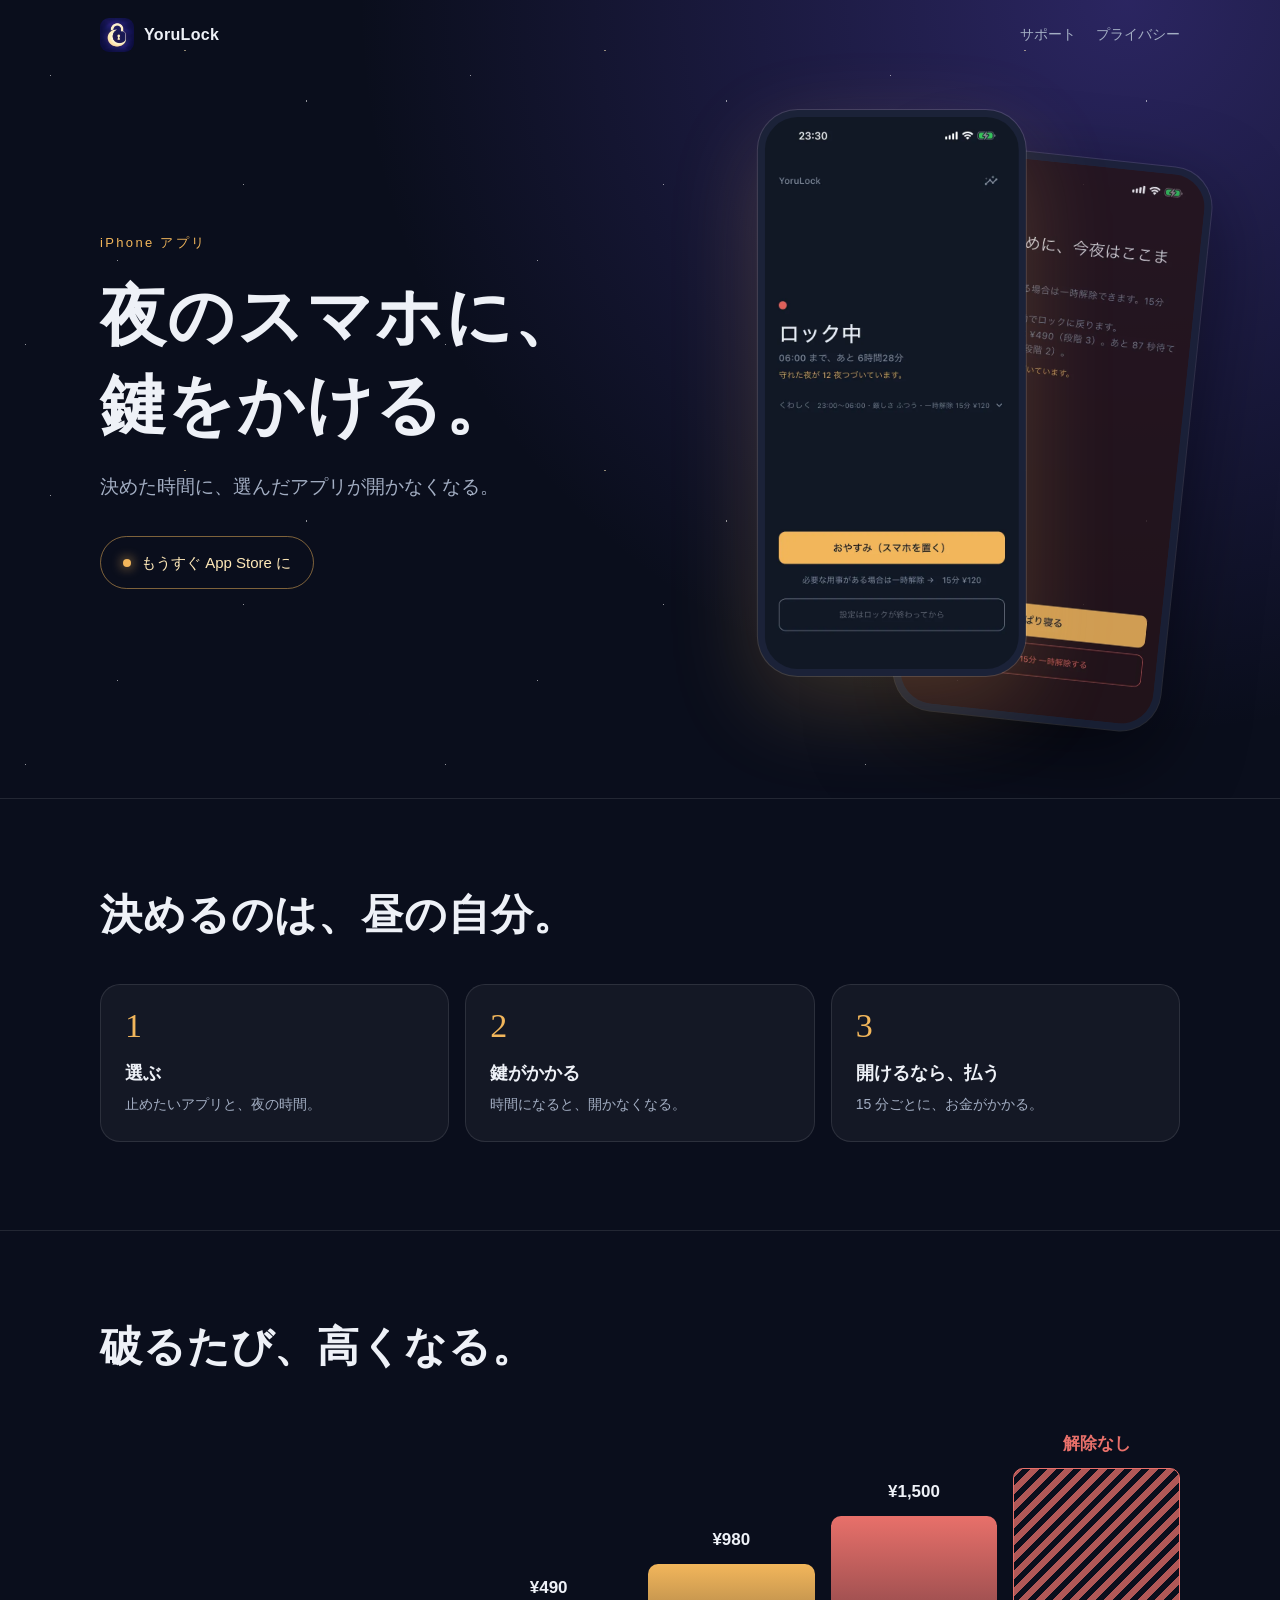
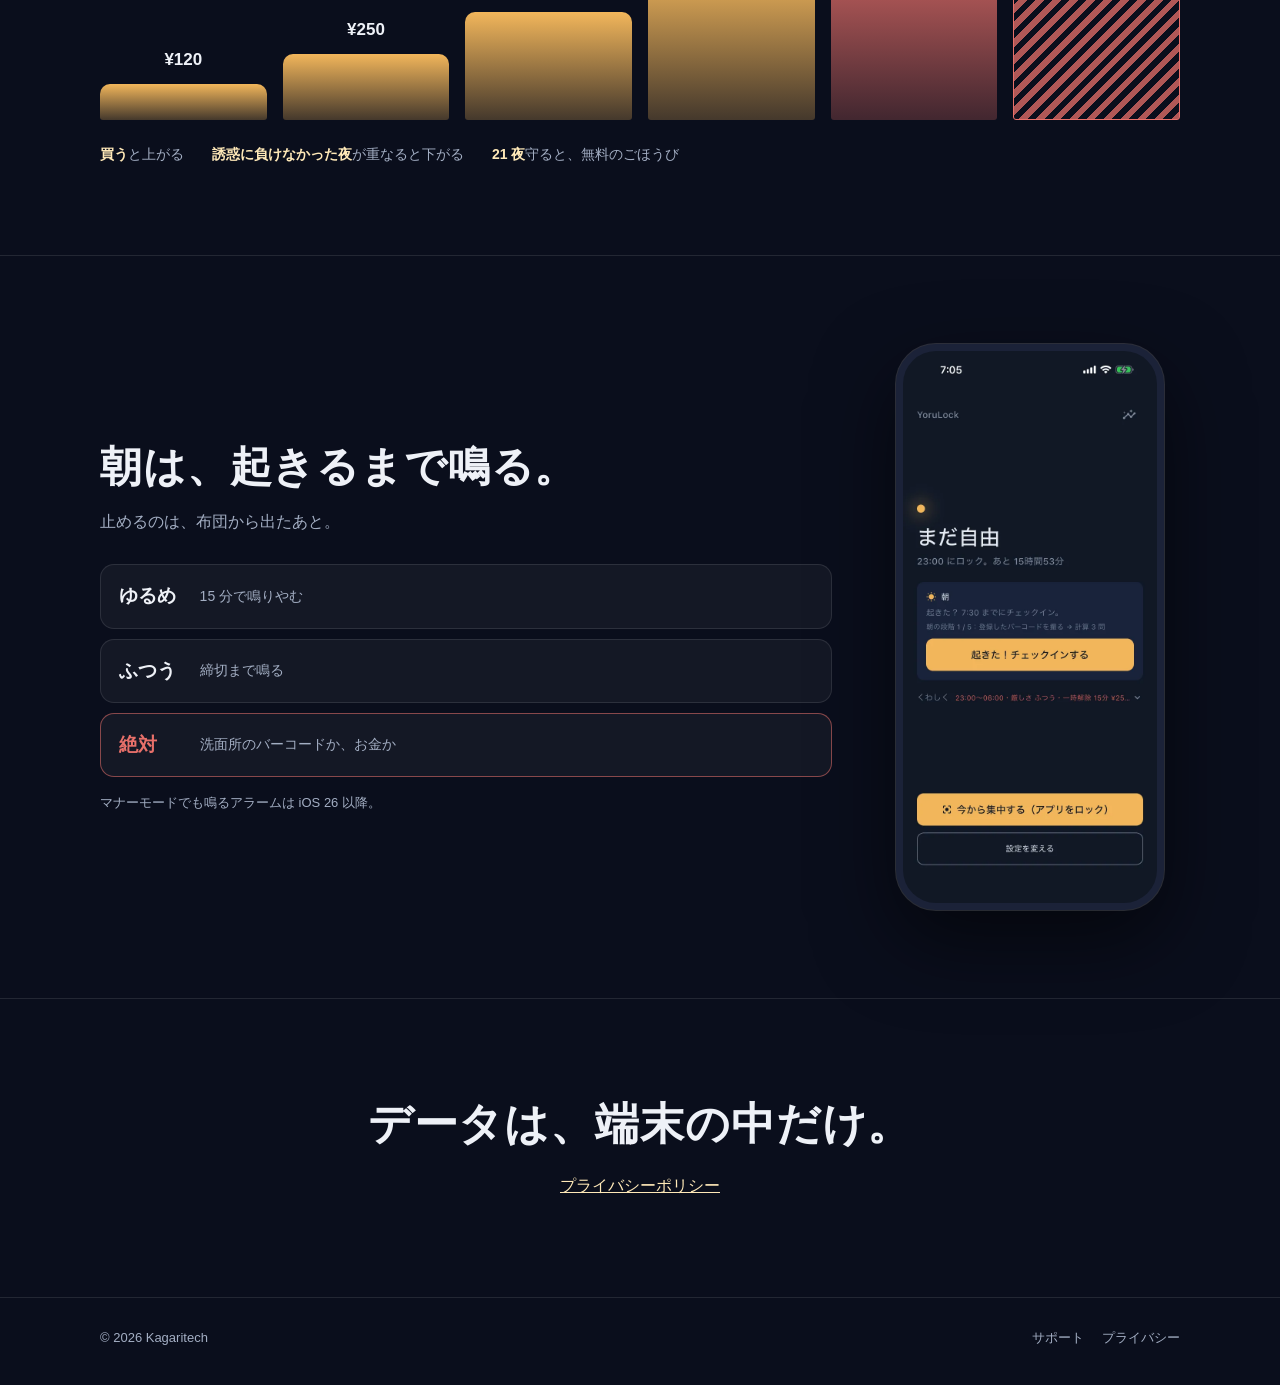
<file: index.html>
<!doctype html>
<html lang="ja">
<head>
<meta charset="utf-8">
<meta name="viewport" content="width=device-width, initial-scale=1">
<title>YoruLock | 夜のスマホに、鍵をかける。</title>
<meta name="description" content="決めた時間に、選んだアプリが開かなくなる iPhone アプリ。">
<meta property="og:title" content="YoruLock | 夜のスマホに、鍵をかける。">
<meta property="og:description" content="決めた時間に、選んだアプリが開かなくなる iPhone アプリ。">
<meta name="theme-color" content="#0a0e1c">
<link rel="icon" href="assets/icon.webp">
<link rel="apple-touch-icon" href="assets/apple-touch-icon.png">
<link rel="stylesheet" href="style.css">
</head>
<body>
<div class="sky">
  <header class="wrap nav">
    <a class="brand" href="./"><img src="assets/icon.webp" alt="" width="34" height="34">YoruLock</a>
    <nav class="links"><a href="support.html">サポート</a><a href="privacy.html">プライバシー</a></nav>
  </header>

  <main>
    <section class="wrap hero">
      <div>
        <p class="eyebrow">iPhone アプリ</p>
        <h1>夜のスマホに、<br>鍵をかける。</h1>
        <p class="lead">決めた時間に、選んだアプリが開かなくなる。</p>
        <span class="soon">もうすぐ App Store に</span>
      </div>
      <div class="phones">
        <div class="phone back"><img src="assets/unlock.webp" alt="一時解除の画面" width="660" height="1434"></div>
        <div class="phone front"><img src="assets/home_locked.webp" alt="ロック中のホーム画面" width="660" height="1434"></div>
      </div>
    </section>
  </main>
</div>

<section class="block">
  <div class="wrap">
    <h2>決めるのは、昼の自分。</h2>
    <div class="steps">
      <div class="card"><div class="step-no">1</div><h3>選ぶ</h3><p>止めたいアプリと、夜の時間。</p></div>
      <div class="card"><div class="step-no">2</div><h3>鍵がかかる</h3><p>時間になると、開かなくなる。</p></div>
      <div class="card"><div class="step-no">3</div><h3>開けるなら、払う</h3><p>15 分ごとに、お金がかかる。</p></div>
    </div>
  </div>
</section>

<section class="block">
  <div class="wrap">
    <h2>破るたび、高くなる。</h2>
    <div class="ladder" role="img" aria-label="一時解除の料金。120円、250円、490円、980円、1500円と上がり、最後は夜の一時解除がなくなる">
      <div class="bar"><b>¥120</b><i style="--h:12%"></i></div>
      <div class="bar"><b>¥250</b><i style="--h:22%"></i></div>
      <div class="bar"><b>¥490</b><i style="--h:36%"></i></div>
      <div class="bar"><b>¥980</b><i style="--h:52%"></i></div>
      <div class="bar hot"><b>¥1,500</b><i style="--h:68%"></i></div>
      <div class="bar end"><b>解除なし</b><i style="--h:84%"></i></div>
    </div>
    <div class="legend">
      <span><b>買う</b>と上がる</span>
      <span><b>誘惑に負けなかった夜</b>が重なると下がる</span>
      <span><b>21 夜</b>守ると、無料のごほうび</span>
    </div>
  </div>
</section>

<section class="block">
  <div class="wrap split">
    <div>
      <h2>朝は、起きるまで鳴る。</h2>
      <p class="sub">止めるのは、布団から出たあと。</p>
      <div class="levels">
        <div class="level"><strong>ゆるめ</strong><span>15 分で鳴りやむ</span></div>
        <div class="level"><strong>ふつう</strong><span>締切まで鳴る</span></div>
        <div class="level top"><strong>絶対</strong><span>洗面所のバーコードか、お金か</span></div>
      </div>
      <p class="note">マナーモードでも鳴るアラームは iOS 26 以降。</p>
    </div>
    <div class="phone"><img src="assets/home_morning.webp" alt="朝のチェックインの画面" width="660" height="1434" loading="lazy"></div>
  </div>
</section>

<section class="promise">
  <div class="wrap">
    <h2>データは、端末の中だけ。</h2>
    <a href="privacy.html">プライバシーポリシー</a>
  </div>
</section>

<footer>
  <div class="wrap">
    <span>© 2026 Kagaritech</span>
    <nav><a href="support.html">サポート</a><a href="privacy.html">プライバシー</a></nav>
  </div>
</footer>
</body>
</html>
</file>
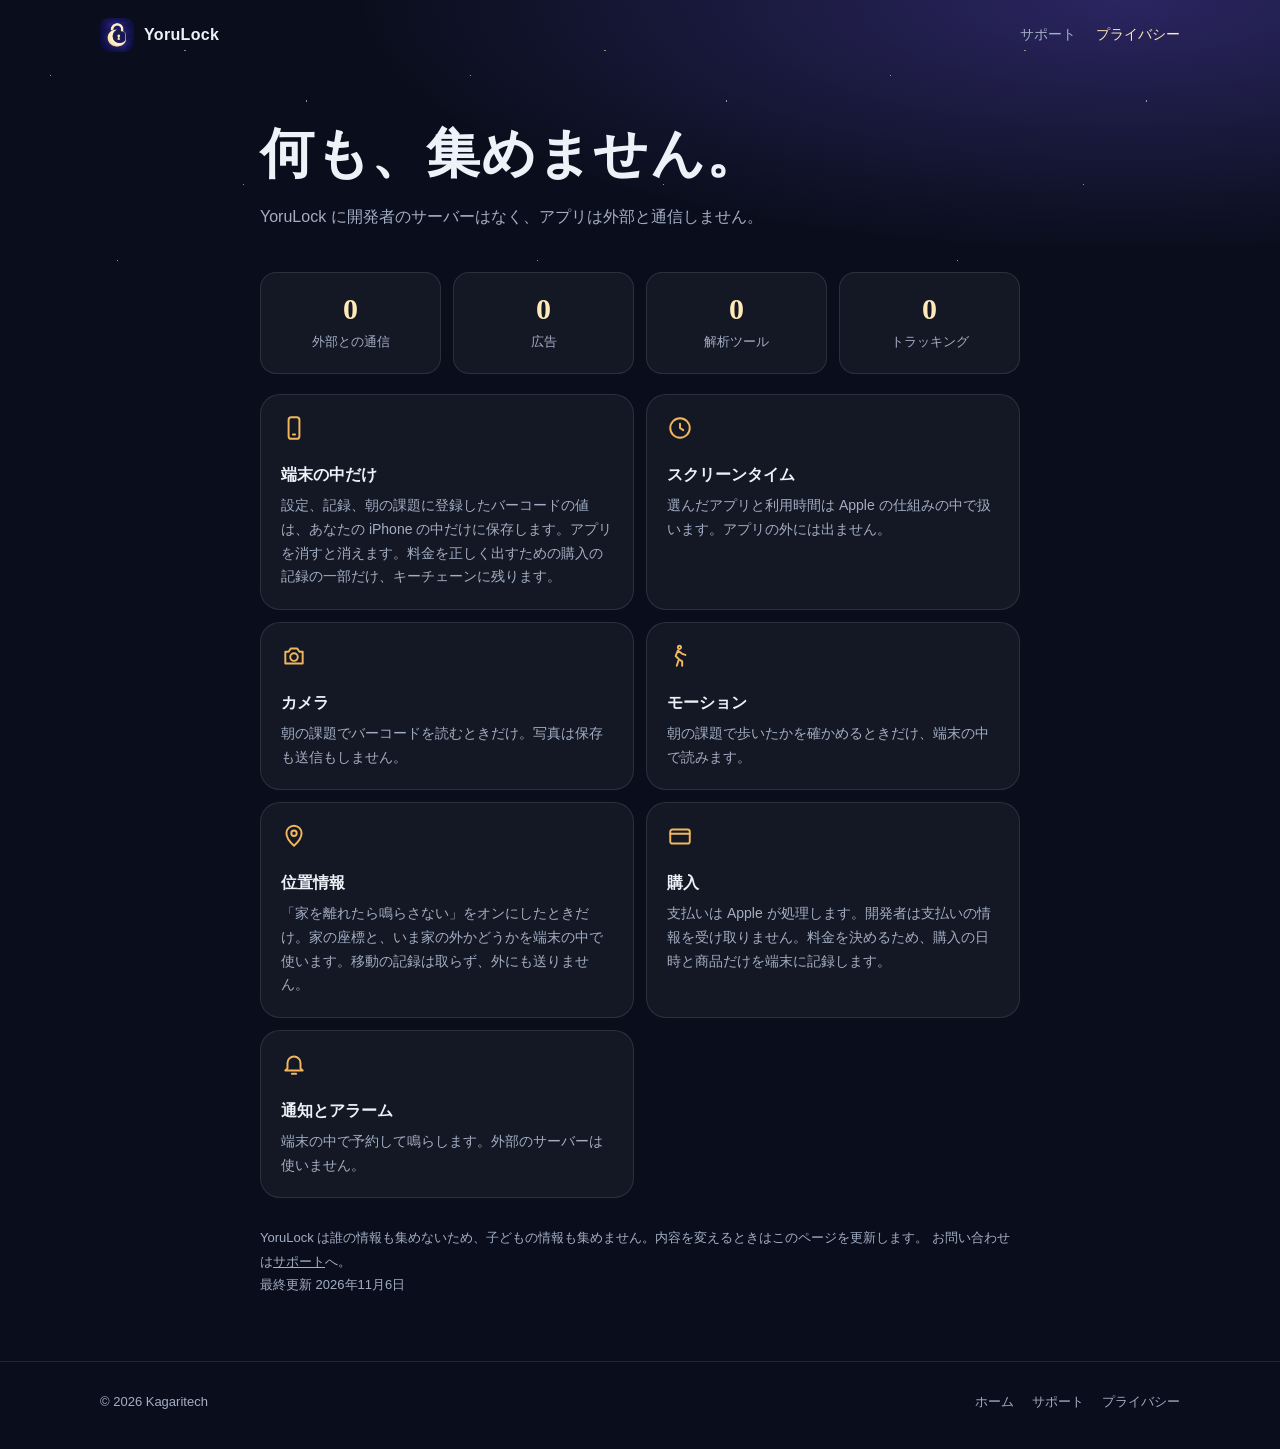
<file: privacy.html>
<!doctype html>
<html lang="ja">
<head>
<meta charset="utf-8">
<meta name="viewport" content="width=device-width, initial-scale=1">
<title>YoruLock | プライバシーポリシー</title>
<meta name="theme-color" content="#0a0e1c">
<link rel="icon" href="assets/icon.webp">
<link rel="apple-touch-icon" href="assets/apple-touch-icon.png">
<link rel="stylesheet" href="style.css">
</head>
<body>
<div class="sky">
  <header class="wrap nav">
    <a class="brand" href="./"><img src="assets/icon.webp" alt="" width="34" height="34">YoruLock</a>
    <nav class="links"><a href="support.html">サポート</a><a href="privacy.html" aria-current="page">プライバシー</a></nav>
  </header>
  <main class="narrow page-head">
    <h1>何も、集めません。</h1>
    <p>YoruLock に開発者のサーバーはなく、アプリは外部と通信しません。</p>
  </main>
</div>
<section class="narrow">
  <div class="zero">
    <div><b>0</b><span>外部との通信</span></div>
    <div><b>0</b><span>広告</span></div>
    <div><b>0</b><span>解析ツール</span></div>
    <div><b>0</b><span>トラッキング</span></div>
  </div>
  <div class="facts">
    <div class="card"><svg viewBox="0 0 24 24" fill="none" stroke="currentColor" stroke-width="1.8" stroke-linecap="round" stroke-linejoin="round" aria-hidden="true"><rect x="7" y="2" width="10" height="20" rx="2.5"/><path d="M11 18h2"/></svg><h3>端末の中だけ</h3><p>設定、記録、朝の課題に登録したバーコードの値は、あなたの iPhone の中だけに保存します。アプリを消すと消えます。料金を正しく出すための購入の記録の一部だけ、キーチェーンに残ります。</p></div>
    <div class="card"><svg viewBox="0 0 24 24" fill="none" stroke="currentColor" stroke-width="1.8" stroke-linecap="round" stroke-linejoin="round" aria-hidden="true"><path d="M12 8v4l3 2"/><circle cx="12" cy="12" r="9"/></svg><h3>スクリーンタイム</h3><p>選んだアプリと利用時間は Apple の仕組みの中で扱います。アプリの外には出ません。</p></div>
    <div class="card"><svg viewBox="0 0 24 24" fill="none" stroke="currentColor" stroke-width="1.8" stroke-linecap="round" stroke-linejoin="round" aria-hidden="true"><path d="M4 8h3l2-3h6l2 3h3v11H4z"/><circle cx="12" cy="13" r="3.5"/></svg><h3>カメラ</h3><p>朝の課題でバーコードを読むときだけ。写真は保存も送信もしません。</p></div>
    <div class="card"><svg viewBox="0 0 24 24" fill="none" stroke="currentColor" stroke-width="1.8" stroke-linecap="round" stroke-linejoin="round" aria-hidden="true"><path d="M13 4a1.5 1.5 0 1 0 0 .01M9 21l2-6-3-3 2-5 4 3 3 1M11 15l3 2v4"/></svg><h3>モーション</h3><p>朝の課題で歩いたかを確かめるときだけ、端末の中で読みます。</p></div>
    <div class="card"><svg viewBox="0 0 24 24" fill="none" stroke="currentColor" stroke-width="1.8" stroke-linecap="round" stroke-linejoin="round" aria-hidden="true"><path d="M12 21s7-6.2 7-11.5A7 7 0 0 0 5 9.500C5 14.800 12 21 12 21z"/><circle cx="12" cy="9.500" r="2.500"/></svg><h3>位置情報</h3><p>「家を離れたら鳴らさない」をオンにしたときだけ。家の座標と、いま家の外かどうかを端末の中で使います。移動の記録は取らず、外にも送りません。</p></div>
    <div class="card"><svg viewBox="0 0 24 24" fill="none" stroke="currentColor" stroke-width="1.8" stroke-linecap="round" stroke-linejoin="round" aria-hidden="true"><rect x="3" y="6" width="18" height="13" rx="2"/><path d="M3 10h18"/></svg><h3>購入</h3><p>支払いは Apple が処理します。開発者は支払いの情報を受け取りません。料金を決めるため、購入の日時と商品だけを端末に記録します。</p></div>
    <div class="card"><svg viewBox="0 0 24 24" fill="none" stroke="currentColor" stroke-width="1.8" stroke-linecap="round" stroke-linejoin="round" aria-hidden="true"><path d="M6 16V11a6 6 0 1 1 12 0v5l2 2H4zM10 21h4"/></svg><h3>通知とアラーム</h3><p>端末の中で予約して鳴らします。外部のサーバーは使いません。</p></div>
  </div>
  <p class="small">YoruLock は誰の情報も集めないため、子どもの情報も集めません。内容を変えるときはこのページを更新します。
  お問い合わせは<a href="support.html">サポート</a>へ。<br>最終更新 2026年11月6日</p>
</section>
<footer>
  <div class="wrap">
    <span>© 2026 Kagaritech</span>
    <nav><a href="./">ホーム</a><a href="support.html">サポート</a><a href="privacy.html">プライバシー</a></nav>
  </div>
</footer>
</body>
</html>
</file>
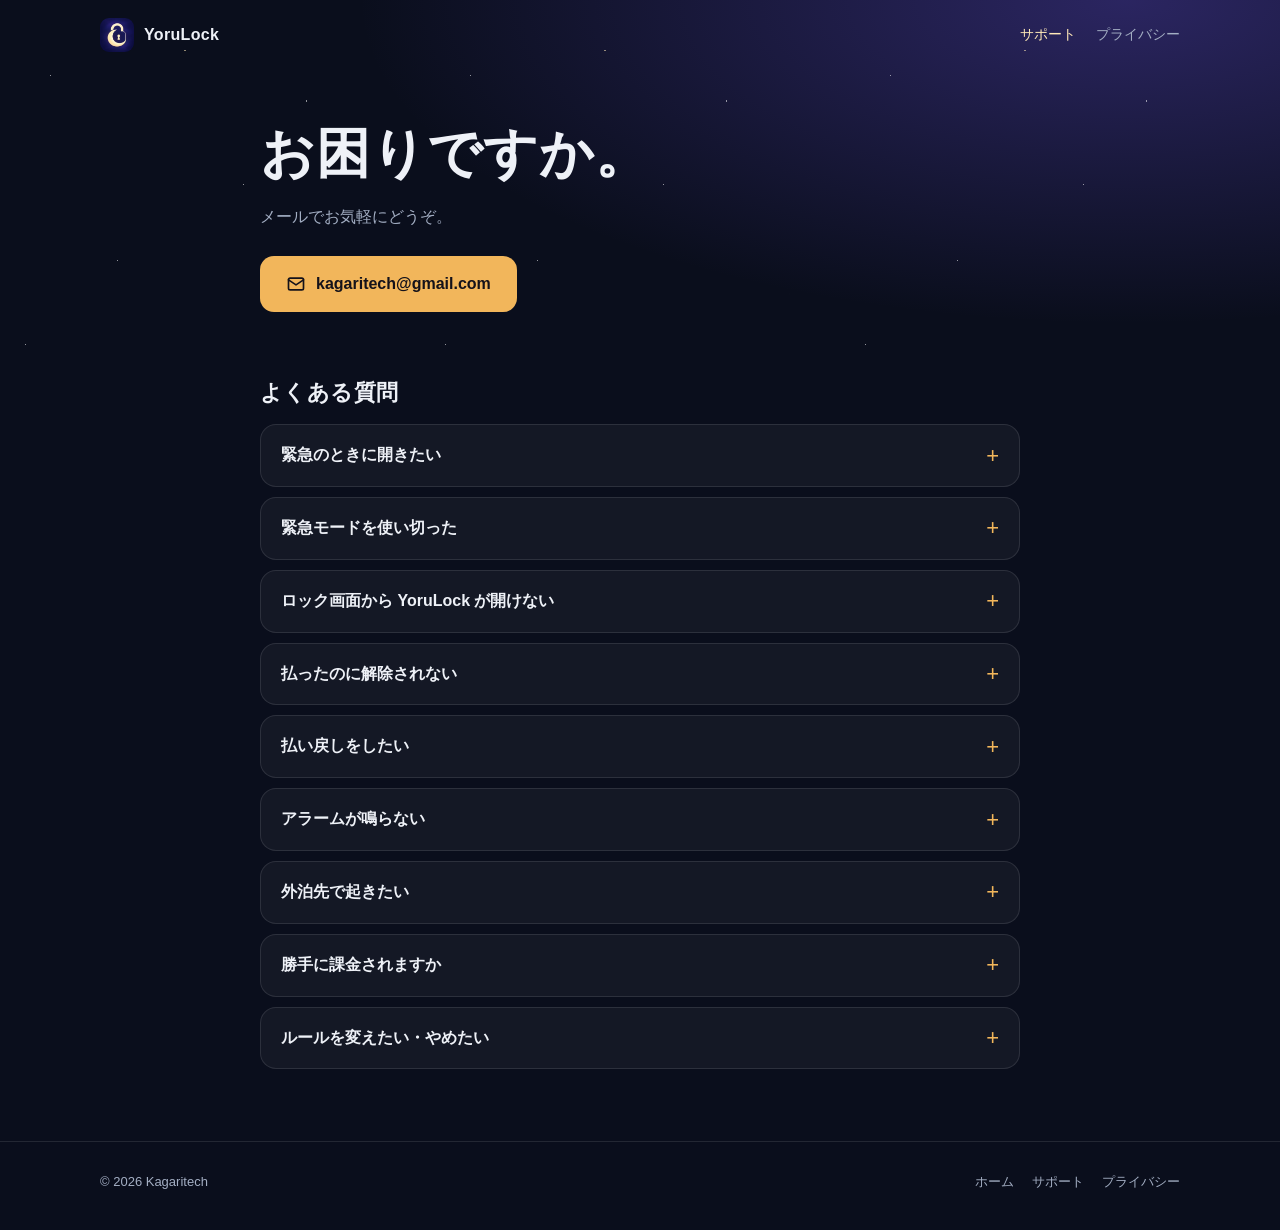
<file: support.html>
<!doctype html>
<html lang="ja">
<head>
<meta charset="utf-8">
<meta name="viewport" content="width=device-width, initial-scale=1">
<title>YoruLock | サポート</title>
<meta name="theme-color" content="#0a0e1c">
<link rel="icon" href="assets/icon.webp">
<link rel="apple-touch-icon" href="assets/apple-touch-icon.png">
<link rel="stylesheet" href="style.css">
</head>
<body>
<div class="sky">
  <header class="wrap nav">
    <a class="brand" href="./"><img src="assets/icon.webp" alt="" width="34" height="34">YoruLock</a>
    <nav class="links"><a href="support.html" aria-current="page">サポート</a><a href="privacy.html">プライバシー</a></nav>
  </header>
  <main class="narrow page-head">
    <h1>お困りですか。</h1>
    <p>メールでお気軽にどうぞ。</p>
    <a class="button" href="mailto:kagaritech@gmail.com">
      <svg viewBox="0 0 24 24" fill="none" stroke="currentColor" stroke-width="2" stroke-linecap="round" stroke-linejoin="round" aria-hidden="true"><rect x="3" y="5" width="18" height="14" rx="2"/><path d="m3 7 9 6 9-6"/></svg>
      kagaritech@gmail.com
    </a>
  </main>
</div>
<section class="narrow faq">
  <h2>よくある質問</h2>
  <details><summary>緊急のときに開きたい</summary><p>YoruLock の「緊急のとき」から、月 2 回、無料で 60 分開けられます。開くのは設定で選んだアプリだけで、選んでいなければ全部開きます。連絡用のアプリは長押しで開き、本当の緊急用のアプリは 30 秒待つと開きます。次の朝のアラームと課題を休むこともできます。電話と緊急通報は、もともといつでも使えます。</p></details>
  <details><summary>緊急モードを使い切った</summary><p>iPhone の設定 → スクリーンタイム で YoruLock の許可を外すと、ロックは全部外れます。あとから YoruLock で許可し直せば元に戻ります。</p></details>
  <details><summary>ロック画面から YoruLock が開けない</summary><p>iOS の決まりで、直接は開けません。「一時解除したい」を押してから YoruLock を開くと、解除の画面が出ます。</p></details>
  <details><summary>払ったのに解除されない</summary><p>YoruLock を開き直すと反映されます。承認待ちの購入は、承認されたあとに反映されます。直らないときはメールでお知らせください。</p></details>
  <details><summary>払い戻しをしたい</summary><p>購入は Apple が処理しています。<a href="https://reportaproblem.apple.com/">reportaproblem.apple.com</a> からお申し込みください。</p></details>
  <details><summary>アラームが鳴らない</summary><p>マナーモードでも鳴るのは iOS 26 以降で、アラームの許可が要ります。それ以外は通知で知らせます（マナーモードでは鳴りません）。ホームの赤い注意がこの状態です。</p></details>
  <details><summary>外泊先で起きたい</summary><p>「家を離れたら鳴らさない」をオンにしていると、家の外では鳴りません。夜に届く通知かホームの「ここでも鳴らす」を押すと、次の朝だけ鳴ります。</p></details>
  <details><summary>勝手に課金されますか</summary><p>されません。毎回、金額を見てから、あなたが確認します。</p></details>
  <details><summary>ルールを変えたい・やめたい</summary><p>ロックしていない時間なら、設定からいつでも無料で変えられます。</p></details>
</section>
<footer>
  <div class="wrap">
    <span>© 2026 Kagaritech</span>
    <nav><a href="./">ホーム</a><a href="support.html">サポート</a><a href="privacy.html">プライバシー</a></nav>
  </div>
</footer>
</body>
</html>
</file>
<file: style.css>
:root {
  color-scheme: dark;
  --bg: #0a0e1c;
  --bg2: #111833;
  --panel: rgba(255, 255, 255, .045);
  --line: rgba(255, 255, 255, .1);
  --ink: #eef1f7;
  --dim: #a3aec3;
  --moon: #ffe9b8;
  --lamp: #f2b65b;
  --lock: #e8706a;
  --serif: "Hiragino Mincho ProN", "Yu Mincho", "Noto Serif JP", serif;
  --sans: -apple-system, BlinkMacSystemFont, "Hiragino Sans", "Noto Sans JP", sans-serif;
}
* { box-sizing: border-box; }
html { scroll-behavior: smooth; -webkit-text-size-adjust: 100%; }
body {
  margin: 0;
  background: var(--bg);
  color: var(--ink);
  font: 16px/1.8 var(--sans);
  overflow-x: hidden;
}
img { display: block; max-width: 100%; height: auto; }
a { color: inherit; }
h1, h2 { font-family: var(--serif); font-weight: 600; letter-spacing: .02em; line-height: 1.35; margin: 0; }
p { margin: 0; }
.wrap { width: min(1080px, 100% - 32px); margin-inline: auto; }

/* 星空 */
.sky { position: relative; isolation: isolate; overflow: hidden; }
.sky::before {
  content: ""; position: absolute; inset: 0; z-index: -1; pointer-events: none;
  background:
    radial-gradient(1.5px 1.5px at 12% 18%, #fff 50%, transparent 51%),
    radial-gradient(1px 1px at 28% 62%, #fff 50%, transparent 51%),
    radial-gradient(1.5px 1.5px at 44% 12%, #ffe9b8 50%, transparent 51%),
    radial-gradient(1px 1px at 58% 44%, #fff 50%, transparent 51%),
    radial-gradient(1.5px 1.5px at 73% 24%, #fff 50%, transparent 51%),
    radial-gradient(1px 1px at 88% 70%, #ffe9b8 50%, transparent 51%),
    radial-gradient(1px 1px at 6% 82%, #fff 50%, transparent 51%),
    radial-gradient(1px 1px at 94% 10%, #fff 50%, transparent 51%);
  background-size: 420px 420px;
  opacity: .55;
  animation: twinkle 7s ease-in-out infinite alternate;
}
.sky::after {
  content: ""; position: absolute; inset: 0; z-index: -2; pointer-events: none;
  background: radial-gradient(ellipse 60% 92% at 88% 0, rgba(92, 72, 200, .4), transparent);
}
@keyframes twinkle { to { opacity: .28; } }

/* ヘッダー */
.nav { display: flex; align-items: center; justify-content: space-between; padding: 18px 0; }
.brand { display: flex; align-items: center; gap: 10px; text-decoration: none; font-weight: 600; letter-spacing: .02em; }
.brand img { width: 34px; height: 34px; border-radius: 9px; }
.links { display: flex; gap: 20px; font-size: 14px; }
.links a { color: var(--dim); text-decoration: none; }
.links a:hover, .links a[aria-current] { color: var(--moon); }

/* トップ */
.hero { display: grid; grid-template-columns: 1.05fr 1fr; align-items: center; gap: 32px; padding: 40px 0 88px; }
.eyebrow { color: var(--lamp); font-size: 13px; letter-spacing: .18em; margin-bottom: 18px; }
.hero h1 { font-size: clamp(38px, 6.4vw, 66px); }
.lead { color: var(--dim); font-size: clamp(16px, 2vw, 19px); margin-top: 20px; }
.soon {
  display: inline-flex; align-items: center; gap: 10px; margin-top: 32px; padding: 12px 22px;
  border: 1px solid rgba(242, 182, 91, .5); border-radius: 999px; color: var(--moon); font-size: 15px;
}
.soon::before { content: ""; width: 8px; height: 8px; border-radius: 50%; background: var(--lamp); box-shadow: 0 0 12px var(--lamp); }

.phones { position: relative; height: 600px; }
.phone {
  position: absolute; width: 268px; border-radius: 40px; padding: 7px; background: #1b2238;
  box-shadow: 0 0 0 1px rgba(255, 255, 255, .14), 0 30px 80px rgba(0, 0, 0, .55);
}
.phone img { border-radius: 33px; width: 100%; }
.phones .front { left: 50%; top: 0; transform: translateX(-62%); z-index: 2; box-shadow: 0 0 0 1px rgba(255, 255, 255, .14), 0 30px 90px rgba(242, 182, 91, .2); }
.phones .back { left: 50%; top: 46px; transform: translateX(-2%) rotate(6deg); opacity: .85; }

/* 区切り */
.block { padding: 88px 0; border-top: 1px solid var(--line); }
.block h2 { font-size: clamp(28px, 4.4vw, 42px); }
.block .sub { color: var(--dim); margin-top: 12px; }

/* 3 ステップ */
.steps { display: grid; grid-template-columns: repeat(3, 1fr); gap: 16px; margin-top: 40px; }
.card { background: var(--panel); border: 1px solid var(--line); border-radius: 20px; padding: 24px; }
.step-no { font-family: var(--serif); color: var(--lamp); font-size: 34px; line-height: 1; }
.card h3 { font-size: 18px; margin: 14px 0 4px; font-weight: 600; }
.card p { color: var(--dim); font-size: 14px; line-height: 1.7; }

/* 料金の階段 */
.ladder { display: grid; grid-template-columns: repeat(6, 1fr); gap: clamp(6px, 1.6vw, 16px); align-items: end; height: 300px; margin-top: 44px; }
.bar { display: flex; flex-direction: column; justify-content: flex-end; height: 100%; text-align: center; min-width: 0; }
.bar b { font-weight: 600; font-size: clamp(12px, 2.2vw, 17px); margin-bottom: 8px; white-space: nowrap; }
.bar i {
  display: block; height: var(--h); border-radius: 10px 10px 3px 3px;
  background: linear-gradient(180deg, var(--lamp), rgba(242, 182, 91, .25));
}
.bar.hot i { background: linear-gradient(180deg, var(--lock), rgba(232, 112, 106, .25)); }
.bar.end b { color: var(--lock); }
.bar.end i { background: repeating-linear-gradient(135deg, rgba(232, 112, 106, .75) 0 6px, transparent 6px 12px); border: 1px solid var(--lock); }
.legend { display: flex; flex-wrap: wrap; gap: 8px 28px; margin-top: 22px; color: var(--dim); font-size: 14px; }
.legend b { color: var(--moon); font-weight: 600; }

/* 2 カラム */
.split { display: grid; grid-template-columns: 1fr 300px; gap: 48px; align-items: center; }
.split .phone { position: static; width: 268px; margin-inline: auto; }
.levels { display: grid; gap: 10px; margin-top: 28px; }
.level { display: flex; align-items: center; gap: 16px; padding: 14px 18px; background: var(--panel); border: 1px solid var(--line); border-radius: 14px; }
.level strong { font-family: var(--serif); font-size: 19px; font-weight: 600; min-width: 3.4em; }
.level span { color: var(--dim); font-size: 14px; }
.level.top { border-color: rgba(232, 112, 106, .55); }
.level.top strong { color: var(--lock); }
.note { color: var(--dim); font-size: 13px; margin-top: 14px; }

/* 帯 */
.promise { text-align: center; padding: 96px 0; border-top: 1px solid var(--line); }
.promise h2 { font-size: clamp(28px, 4.6vw, 44px); }
.promise a { display: inline-block; margin-top: 18px; color: var(--moon); }

/* 下層ページ */
.page-head { padding: 48px 0 40px; }
.page-head h1 { font-size: clamp(34px, 6vw, 54px); }
.page-head p { color: var(--dim); margin-top: 12px; }
.narrow { width: min(760px, 100% - 32px); margin-inline: auto; }

.button {
  display: inline-flex; align-items: center; justify-content: center; gap: 10px; margin-top: 24px; padding: 14px 26px;
  border-radius: 14px; background: var(--lamp); color: #14121a; font-weight: 600; text-decoration: none;
}
.button:hover { background: var(--moon); }
.button svg { width: 20px; height: 20px; }

.faq { display: grid; gap: 10px; padding-bottom: 72px; }
.faq h2 { font-size: 22px; margin: 26px 0 6px; }
details { background: var(--panel); border: 1px solid var(--line); border-radius: 16px; }
summary { display: flex; justify-content: space-between; align-items: center; gap: 16px; padding: 16px 20px; cursor: pointer; font-weight: 600; list-style: none; }
summary::-webkit-details-marker { display: none; }
summary::after { content: "+"; color: var(--lamp); font-size: 22px; line-height: 1; font-weight: 400; }
details[open] summary::after { content: "−"; }
details p { padding: 0 20px 18px; color: var(--dim); font-size: 15px; }

.zero { display: grid; grid-template-columns: repeat(4, 1fr); gap: 12px; margin-bottom: 20px; }
.zero div { background: var(--panel); border: 1px solid var(--line); border-radius: 16px; padding: 18px 8px; text-align: center; }
.zero b { display: block; font-family: var(--serif); color: var(--moon); font-size: 30px; line-height: 1.2; font-weight: 600; }
.zero span { color: var(--dim); font-size: 13px; }
.facts { display: grid; grid-template-columns: repeat(2, 1fr); gap: 12px; padding-bottom: 28px; }
.facts .card { padding: 20px; }
.facts svg { width: 26px; height: 26px; color: var(--lamp); }
.facts h3 { margin-top: 10px; font-size: 16px; }
.small { color: var(--dim); font-size: 13px; padding-bottom: 64px; }

footer { border-top: 1px solid var(--line); padding: 28px 0 36px; color: var(--dim); font-size: 13px; }
footer .wrap { display: flex; justify-content: space-between; flex-wrap: wrap; gap: 8px 20px; }
footer a { text-decoration: none; }
footer nav { display: flex; gap: 18px; }

@media (max-width: 820px) {
  .hero { grid-template-columns: 1fr; padding: 24px 0 64px; text-align: center; }
  .phones { height: 500px; margin-top: 8px; }
  .phone { width: 226px; border-radius: 34px; }
  .phone img { border-radius: 28px; }
  .steps { grid-template-columns: 1fr; }
  .split { grid-template-columns: 1fr; gap: 36px; }
  .block { padding: 64px 0; }
  .ladder { height: 240px; }
  .zero { grid-template-columns: repeat(2, 1fr); }
  .facts { grid-template-columns: 1fr; }
}
@media (prefers-reduced-motion: reduce) {
  .sky::before { animation: none; }
  html { scroll-behavior: auto; }
}
</file>
